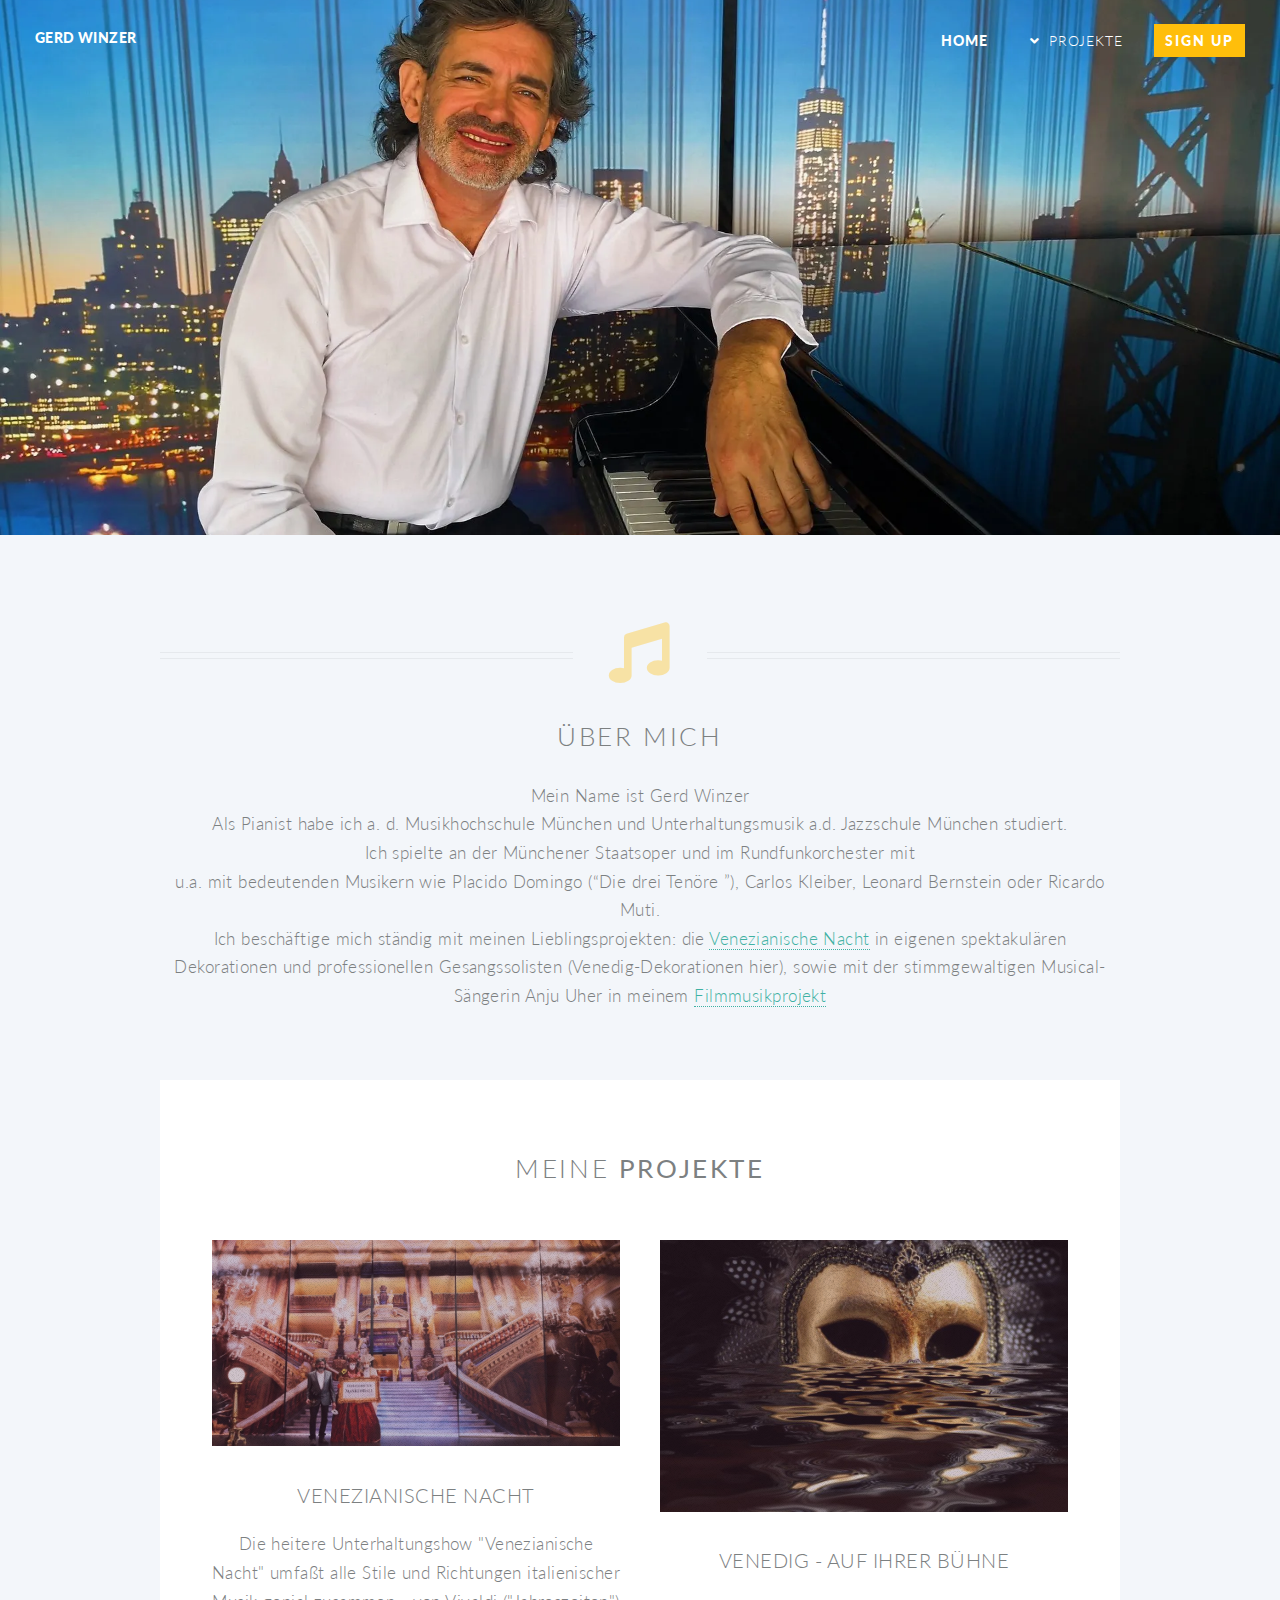
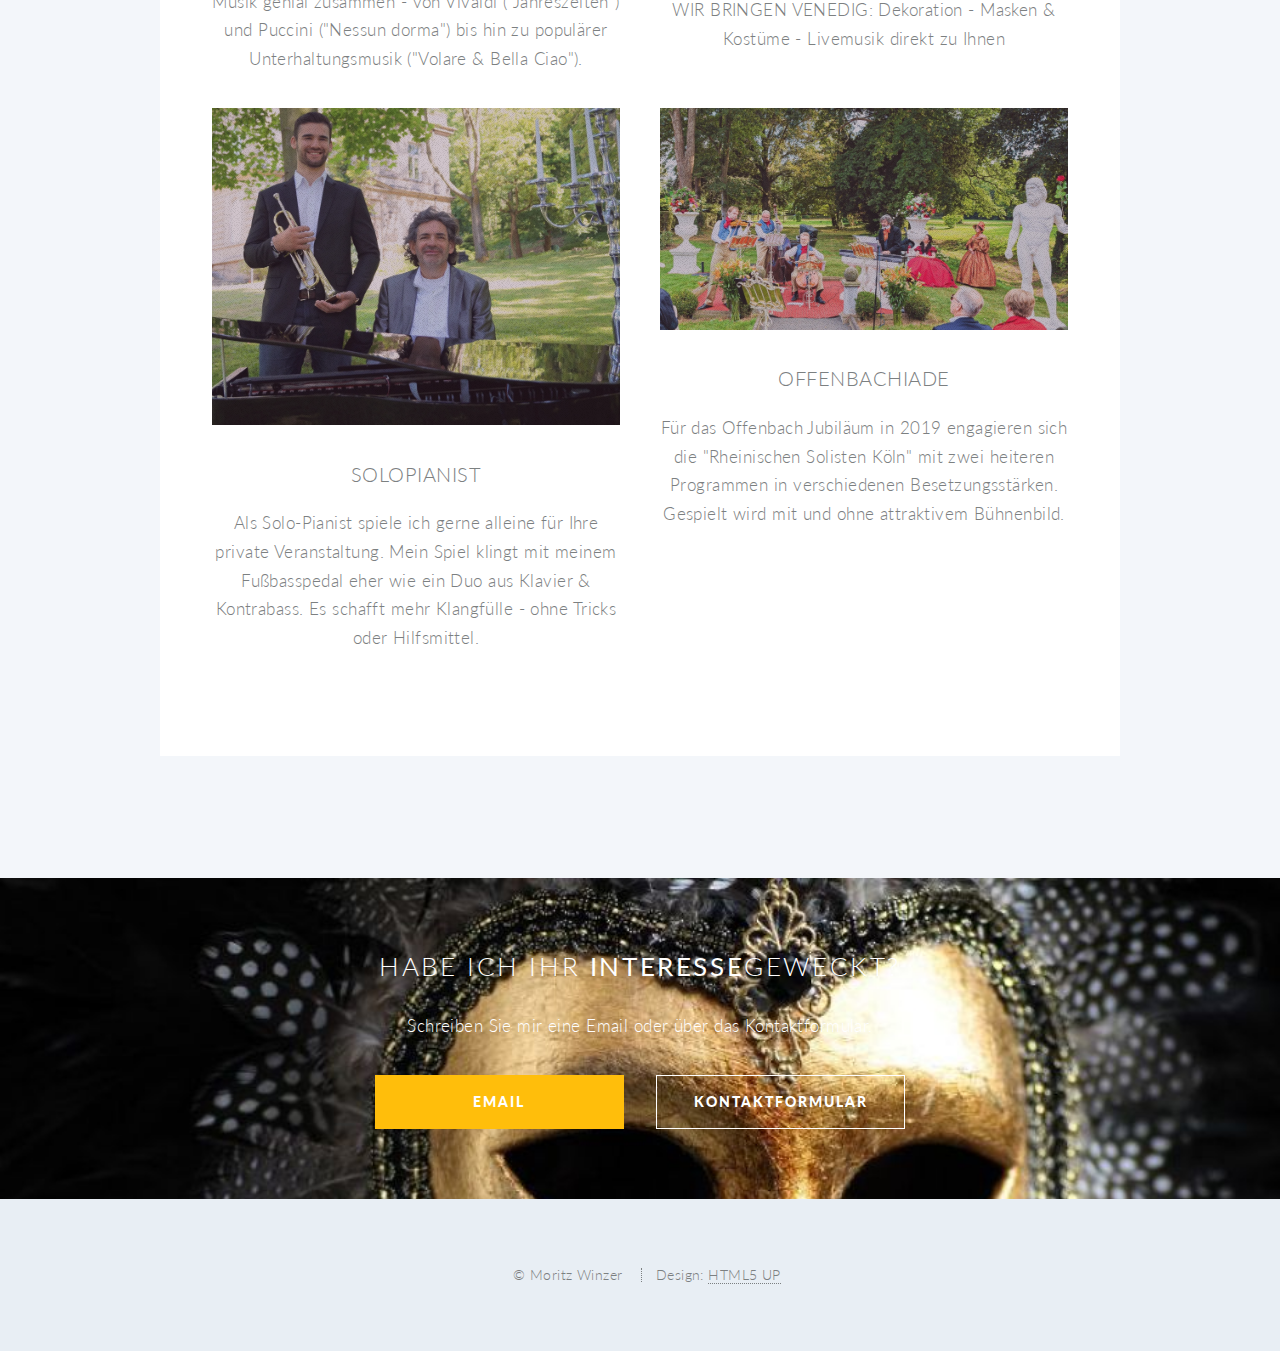
<file: index.html>
<!DOCTYPE HTML>
<!--
	Twenty by HTML5 UP
	html5up.net | @ajlkn
	Free for personal and commercial use under the CCA 3.0 license (html5up.net/license)
-->
<html>

<head>
	<title>Gerd Winzer</title>
	<meta charset="utf-8" />
	<meta name="viewport" content="width=device-width, initial-scale=1, user-scalable=no" />
	<link rel="stylesheet" href="assets/css/main.css" />
	<noscript>
		<link rel="stylesheet" href="assets/css/noscript.css" />
	</noscript>
</head>

<body class="index is-preload">
	<div id="page-wrapper">

		<!-- Header -->
		<header id="header" class="alt">
			<h1 id="logo"><a href="index.html">Gerd Winzer</a></h1>
			<nav id="nav">
				<ul>
					<li class="current"><a href="index.html">Home</a></li>
					<li class="submenu">
						<a href="#">Projekte</a>
						<ul>
							<li><a href="venezianische_Nacht.html">Venezianische Nacht</a></li>
							<li><a href="left-sidebar.html">Left Sidebar</a></li>
							<li><a href="right-sidebar.html">Right Sidebar</a></li>
							<li><a href="no-sidebar.html">No Sidebar</a></li>
							<li><a href="contact.html">Contact</a></li>
							<li class="submenu">
								<a href="#">Submenu</a>
								<ul>
									<li><a href="#">Dolore Sed</a></li>
									<li><a href="#">Consequat</a></li>
									<li><a href="#">Lorem Magna</a></li>
									<li><a href="#">Sed Magna</a></li>
									<li><a href="#">Ipsum Nisl</a></li>
								</ul>
							</li>
						</ul>
					</li>
					<li><a href="#" class="button primary">Sign Up</a></li>
				</ul>
			</nav>
		</header>

		<!-- Banner -->
		<section id="banner">

			<!--
						".inner" is set up as an inline-block so it automatically expands
						in both directions to fit whatever's inside it. This means it won't
						automatically wrap lines, so be sure to use line breaks where
						appropriate (<br />).
					-->
			<div class="inner">

				<header>
					<h2>Gerd Winzer</h2>
				</header>
				<p>Pianist, Komponist, Arrangeur und Ensembleleiter</p>
				<footer>
					<ul class="buttons stacked">
						<li><a href="#main" class="button fit scrolly">Mehr erfahren</a></li>
					</ul>
				</footer>

			</div>

		</section>

		<!-- Main -->
		<article id="main">

			<header class="special container">
				<span class="icon solid fa-music"></span>
				<h2>Über mich</h2>
				<p>Mein Name ist Gerd Winzer
					<br>
					Als Pianist habe ich a. d. Musikhochschule München und Unterhaltungsmusik a.d. Jazzschule München
					studiert.
					<br>
					Ich spielte an der Münchener Staatsoper und im Rundfunkorchester mit <br> u.a. mit bedeutenden
					Musikern wie Placido Domingo (“Die drei Tenöre ”), Carlos Kleiber, Leonard Bernstein oder Ricardo
					Muti.
					<br>
					Ich beschäftige mich ständig mit meinen Lieblingsprojekten: die <a href="#">Venezianische Nacht</a>
					in eigenen spektakulären Dekorationen und professionellen Gesangssolisten (Venedig-Dekorationen
					hier),
					sowie mit der stimmgewaltigen Musical-Sängerin Anju Uher in meinem <a href="#">Filmmusikprojekt</a>
				</p>
			</header>



			<!-- Three -->
			<section class="wrapper style3 container special">

				<header class="major">
					<h2>Meine <strong>Projekte</strong></h2>
				</header>

				<div class="row">
					<div class="col-6 col-12-narrower">

						<section>
							<a href="#" class="image featured"><img src="/assets/css/images/Venezio.webp" alt="" /></a>
							<header>
								<h3>Venezianische Nacht</h3>
							</header>
							<p>Die heitere Unterhaltungshow "Venezianische Nacht" umfaßt alle Stile und Richtungen
								italienischer Musik genial zusammen - von Vivaldi ("Jahreszeiten") und Puccini ("Nessun
								dorma") bis hin zu populärer Unterhaltungsmusik ("Volare & Bella Ciao"). </p>
						</section>

					</div>
					<div class="col-6 col-12-narrower">

						<section>
							<a href="#" class="image featured"><img src="/assets/css/images/Venezianische Maske.jpg"
									alt="" /></a>
							<header>
								<h3>Venedig - auf Ihrer Bühne</h3>
							</header>
							<p>WIR BRINGEN VENEDIG: Dekoration - Masken & Kostüme - Livemusik direkt zu Ihnen</p>
						</section>

					</div>
				</div>
				<div class="row">
					<div class="col-6 col-12-narrower">

						<section>
							<a href="#" class="image featured"><img src="assets/css/images/Gerd und Moritz.webp"
									alt="" /></a>
							<header>
								<h3>Solopianist</h3>
							</header>
							<p>Als Solo-Pianist spiele ich gerne alleine für Ihre private Veranstaltung.
								Mein Spiel klingt mit meinem Fußbasspedal eher wie ein Duo aus
								Klavier & Kontrabass. Es schafft mehr Klangfülle - ohne Tricks oder Hilfsmittel.</p>
						</section>

					</div>
					<div class="col-6 col-12-narrower">

						<section>
							<a href="#" class="image featured"><img src="/assets/css/images/Picknickkonzert.webp"
									alt="" /></a>
							<header>
								<h3>Offenbachiade</h3>
							</header>
							<p>Für das Offenbach Jubiläum in 2019 engagieren sich die "Rheinischen Solisten Köln" mit
								zwei heiteren Programmen in verschiedenen Besetzungsstärken.
								Gespielt wird mit und ohne attraktivem Bühnenbild.</p>
						</section>

					</div>
				</div>

			</section>

		</article>

		<!-- CTA -->
		<section id="cta">

			<header>
				<h2>Habe ich ihr <strong>Interesse</strong>geweckt?</h2>
				<p>Schreiben Sie mir eine Email oder über das Kontaktformular.</p>
			</header>
			<footer>
				<ul class="buttons">
					<li><a href="mailto:gwinzer@gmx.de" class="button primary">Email</a></li>
					<li><a href="contact.html" class="button">Kontaktformular</a></li>
				</ul>
			</footer>

		</section>

		<!-- Footer -->
		<footer id="footer">

			<ul class="copyright">
				<li>&copy; Moritz Winzer</li>
				<li>Design: <a href="http://html5up.net">HTML5 UP</a></li>
			</ul>

		</footer>

	</div>

	<!-- Scripts -->
	<script src="assets/js/jquery.min.js"></script>
	<script src="assets/js/jquery.dropotron.min.js"></script>
	<script src="assets/js/jquery.scrolly.min.js"></script>
	<script src="assets/js/jquery.scrollex.min.js"></script>
	<script src="assets/js/browser.min.js"></script>
	<script src="assets/js/breakpoints.min.js"></script>
	<script src="assets/js/util.js"></script>
	<script src="assets/js/main.js"></script>

</body>

</html>
</file>
<file: assets/css/noscript.css>
/*
	Twenty by HTML5 UP
	html5up.net | @ajlkn
	Free for personal and commercial use under the CCA 3.0 license (html5up.net/license)
*/

/* Banner */

	#banner .inner {
		opacity: 1;
	}
</file>
<file: assets/css/main.css>
@import url("fontawesome-all.min.css");
@import url("https://fonts.googleapis.com/css?family=Lato:300,400,900");

/*
	Twenty by HTML5 UP
	html5up.net | @ajlkn
	Free for personal and commercial use under the CCA 3.0 license (html5up.net/license)
*/

html, body, div, span, applet, object,
iframe, h1, h2, h3, h4, h5, h6, p, blockquote,
pre, a, abbr, acronym, address, big, cite,
code, del, dfn, em, img, ins, kbd, q, s, samp,
small, strike, strong, sub, sup, tt, var, b,
u, i, center, dl, dt, dd, ol, ul, li, fieldset,
form, label, legend, table, caption, tbody,
tfoot, thead, tr, th, td, article, aside,
canvas, details, embed, figure, figcaption,
footer, header, hgroup, menu, nav, output, ruby,
section, summary, time, mark, audio, video {
	margin: 0;
	padding: 0;
	border: 0;
	font-size: 100%;
	font: inherit;
	vertical-align: baseline;}

article, aside, details, figcaption, figure,
footer, header, hgroup, menu, nav, section {
	display: block;}

body {
	line-height: 1;
}

ol, ul {
	list-style: none;
}

blockquote, q {
	quotes: none;
}

	blockquote:before, blockquote:after, q:before, q:after {
		content: '';
		content: none;
	}

table {
	border-collapse: collapse;
	border-spacing: 0;
}

body {
	-webkit-text-size-adjust: none;
}

mark {
	background-color: transparent;
	color: inherit;
}

input::-moz-focus-inner {
	border: 0;
	padding: 0;
}

input, select, textarea {
	-moz-appearance: none;
	-webkit-appearance: none;
	-ms-appearance: none;
	appearance: none;
}

/* Basic */

	html {
		box-sizing: border-box;
	}

	*, *:before, *:after {
		box-sizing: inherit;
	}

	body {
		background: #f3f6fa;
	}

		body.is-preload *, body.is-preload *:before, body.is-preload *:after {
			-moz-animation: none !important;
			-webkit-animation: none !important;
			-ms-animation: none !important;
			animation: none !important;
			-moz-transition: none !important;
			-webkit-transition: none !important;
			-ms-transition: none !important;
			transition: none !important;
		}

	body, input, select, textarea {
		color: #7c8081;
		font-family: 'Lato', sans-serif;
		font-size: 15pt;
		font-weight: 300;
		letter-spacing: 0.025em;
		line-height: 1.75em;
	}

	a {
		-moz-transition: color 0.2s ease-in-out, border-color 0.2s ease-in-out, background-color 0.2s ease-in-out;
		-webkit-transition: color 0.2s ease-in-out, border-color 0.2s ease-in-out, background-color 0.2s ease-in-out;
		-ms-transition: color 0.2s ease-in-out, border-color 0.2s ease-in-out, background-color 0.2s ease-in-out;
		transition: color 0.2s ease-in-out, border-color 0.2s ease-in-out, background-color 0.2s ease-in-out;
		color: #3fb1a3;
		text-decoration: none;
		border-bottom: dotted 1px;
	}

		a:hover {
			border-bottom-color: transparent;
		}

	strong, b {
		font-weight: 400;
	}

	p, ul, ol, dl, table, blockquote {
		margin: 0 0 2em 0;
	}

	h1, h2, h3, h4, h5, h6 {
		color: inherit;
		font-weight: 300;
		line-height: 1.75em;
		margin-bottom: 1em;
		text-transform: uppercase;
	}

		h1 a, h2 a, h3 a, h4 a, h5 a, h6 a {
			color: inherit;
			text-decoration: none;
			border: 0;
		}

	h2 {
		font-size: 1.5em;
		letter-spacing: 0.1em;
	}

	h3 {
		font-size: 1.15em;
		letter-spacing: 0.025em;
	}

	sub {
		font-size: 0.8em;
		position: relative;
		top: 0.5em;
	}

	sup {
		font-size: 0.8em;
		position: relative;
		top: -0.5em;
	}

	hr {
		border-top: solid 1px rgba(124, 128, 129, 0.2);
		border: 0;
		margin-bottom: 1.5em;
	}

	blockquote {
		border-left: solid 0.5em rgba(124, 128, 129, 0.2);
		font-style: italic;
		padding: 1em 0 1em 2em;
	}

/* Container */

	.container {
		margin: 0 auto;
		max-width: 100%;
		width: 1400px;
	}

		.container.medium {
			width: 1050px;
		}

		@media screen and (max-width: 1680px) {

			.container {
				width: 1200px;
			}

				.container.medium {
					width: 900px;
				}

		}

		@media screen and (max-width: 1280px) {

			.container {
				width: 960px;
			}

				.container.medium {
					width: 735px;
				}

		}

		@media screen and (max-width: 980px) {

			.container {
				width: 95%;
			}

				.container.medium {
					width: 71.25%;
				}

		}

		@media screen and (max-width: 840px) {

			.container {
				width: 95%;
			}

				.container.medium {
					width: 95%;
				}

		}

		@media screen and (max-width: 736px) {

			.container {
				width: 100%;
			}

				.container.medium {
					width: 100%;
				}

		}

/* Row */

	.row {
		display: flex;
		flex-wrap: wrap;
		box-sizing: border-box;
		align-items: stretch;
	}

		.row > * {
			box-sizing: border-box;
		}

		.row.gtr-uniform > * > :last-child {
			margin-bottom: 0;
		}

		.row.aln-left {
			justify-content: flex-start;
		}

		.row.aln-center {
			justify-content: center;
		}

		.row.aln-right {
			justify-content: flex-end;
		}

		.row.aln-top {
			align-items: flex-start;
		}

		.row.aln-middle {
			align-items: center;
		}

		.row.aln-bottom {
			align-items: flex-end;
		}

		.row > .imp {
			order: -1;
		}

		.row > .col-1 {
			width: 8.33333%;
		}

		.row > .off-1 {
			margin-left: 8.33333%;
		}

		.row > .col-2 {
			width: 16.66667%;
		}

		.row > .off-2 {
			margin-left: 16.66667%;
		}

		.row > .col-3 {
			width: 25%;
		}

		.row > .off-3 {
			margin-left: 25%;
		}

		.row > .col-4 {
			width: 33.33333%;
		}

		.row > .off-4 {
			margin-left: 33.33333%;
		}

		.row > .col-5 {
			width: 41.66667%;
		}

		.row > .off-5 {
			margin-left: 41.66667%;
		}

		.row > .col-6 {
			width: 50%;
		}

		.row > .off-6 {
			margin-left: 50%;
		}

		.row > .col-7 {
			width: 58.33333%;
		}

		.row > .off-7 {
			margin-left: 58.33333%;
		}

		.row > .col-8 {
			width: 66.66667%;
		}

		.row > .off-8 {
			margin-left: 66.66667%;
		}

		.row > .col-9 {
			width: 75%;
		}

		.row > .off-9 {
			margin-left: 75%;
		}

		.row > .col-10 {
			width: 83.33333%;
		}

		.row > .off-10 {
			margin-left: 83.33333%;
		}

		.row > .col-11 {
			width: 91.66667%;
		}

		.row > .off-11 {
			margin-left: 91.66667%;
		}

		.row > .col-12 {
			width: 100%;
		}

		.row > .off-12 {
			margin-left: 100%;
		}

		.row.gtr-0 {
			margin-top: 0px;
			margin-left: 0px;
		}

			.row.gtr-0 > * {
				padding: 0px 0 0 0px;
			}

			.row.gtr-0.gtr-uniform {
				margin-top: 0px;
			}

				.row.gtr-0.gtr-uniform > * {
					padding-top: 0px;
				}

		.row.gtr-25 {
			margin-top: -12.5px;
			margin-left: -12.5px;
		}

			.row.gtr-25 > * {
				padding: 12.5px 0 0 12.5px;
			}

			.row.gtr-25.gtr-uniform {
				margin-top: -12.5px;
			}

				.row.gtr-25.gtr-uniform > * {
					padding-top: 12.5px;
				}

		.row.gtr-50 {
			margin-top: -25px;
			margin-left: -25px;
		}

			.row.gtr-50 > * {
				padding: 25px 0 0 25px;
			}

			.row.gtr-50.gtr-uniform {
				margin-top: -25px;
			}

				.row.gtr-50.gtr-uniform > * {
					padding-top: 25px;
				}

		.row {
			margin-top: -50px;
			margin-left: -50px;
		}

			.row > * {
				padding: 50px 0 0 50px;
			}

			.row.gtr-uniform {
				margin-top: -50px;
			}

				.row.gtr-uniform > * {
					padding-top: 50px;
				}

		.row.gtr-150 {
			margin-top: -75px;
			margin-left: -75px;
		}

			.row.gtr-150 > * {
				padding: 75px 0 0 75px;
			}

			.row.gtr-150.gtr-uniform {
				margin-top: -75px;
			}

				.row.gtr-150.gtr-uniform > * {
					padding-top: 75px;
				}

		.row.gtr-200 {
			margin-top: -100px;
			margin-left: -100px;
		}

			.row.gtr-200 > * {
				padding: 100px 0 0 100px;
			}

			.row.gtr-200.gtr-uniform {
				margin-top: -100px;
			}

				.row.gtr-200.gtr-uniform > * {
					padding-top: 100px;
				}

		@media screen and (max-width: 1680px) {

			.row {
				display: flex;
				flex-wrap: wrap;
				box-sizing: border-box;
				align-items: stretch;
			}

				.row > * {
					box-sizing: border-box;
				}

				.row.gtr-uniform > * > :last-child {
					margin-bottom: 0;
				}

				.row.aln-left {
					justify-content: flex-start;
				}

				.row.aln-center {
					justify-content: center;
				}

				.row.aln-right {
					justify-content: flex-end;
				}

				.row.aln-top {
					align-items: flex-start;
				}

				.row.aln-middle {
					align-items: center;
				}

				.row.aln-bottom {
					align-items: flex-end;
				}

				.row > .imp-wide {
					order: -1;
				}

				.row > .col-1-wide {
					width: 8.33333%;
				}

				.row > .off-1-wide {
					margin-left: 8.33333%;
				}

				.row > .col-2-wide {
					width: 16.66667%;
				}

				.row > .off-2-wide {
					margin-left: 16.66667%;
				}

				.row > .col-3-wide {
					width: 25%;
				}

				.row > .off-3-wide {
					margin-left: 25%;
				}

				.row > .col-4-wide {
					width: 33.33333%;
				}

				.row > .off-4-wide {
					margin-left: 33.33333%;
				}

				.row > .col-5-wide {
					width: 41.66667%;
				}

				.row > .off-5-wide {
					margin-left: 41.66667%;
				}

				.row > .col-6-wide {
					width: 50%;
				}

				.row > .off-6-wide {
					margin-left: 50%;
				}

				.row > .col-7-wide {
					width: 58.33333%;
				}

				.row > .off-7-wide {
					margin-left: 58.33333%;
				}

				.row > .col-8-wide {
					width: 66.66667%;
				}

				.row > .off-8-wide {
					margin-left: 66.66667%;
				}

				.row > .col-9-wide {
					width: 75%;
				}

				.row > .off-9-wide {
					margin-left: 75%;
				}

				.row > .col-10-wide {
					width: 83.33333%;
				}

				.row > .off-10-wide {
					margin-left: 83.33333%;
				}

				.row > .col-11-wide {
					width: 91.66667%;
				}

				.row > .off-11-wide {
					margin-left: 91.66667%;
				}

				.row > .col-12-wide {
					width: 100%;
				}

				.row > .off-12-wide {
					margin-left: 100%;
				}

				.row.gtr-0 {
					margin-top: 0px;
					margin-left: 0px;
				}

					.row.gtr-0 > * {
						padding: 0px 0 0 0px;
					}

					.row.gtr-0.gtr-uniform {
						margin-top: 0px;
					}

						.row.gtr-0.gtr-uniform > * {
							padding-top: 0px;
						}

				.row.gtr-25 {
					margin-top: -10px;
					margin-left: -10px;
				}

					.row.gtr-25 > * {
						padding: 10px 0 0 10px;
					}

					.row.gtr-25.gtr-uniform {
						margin-top: -10px;
					}

						.row.gtr-25.gtr-uniform > * {
							padding-top: 10px;
						}

				.row.gtr-50 {
					margin-top: -20px;
					margin-left: -20px;
				}

					.row.gtr-50 > * {
						padding: 20px 0 0 20px;
					}

					.row.gtr-50.gtr-uniform {
						margin-top: -20px;
					}

						.row.gtr-50.gtr-uniform > * {
							padding-top: 20px;
						}

				.row {
					margin-top: -40px;
					margin-left: -40px;
				}

					.row > * {
						padding: 40px 0 0 40px;
					}

					.row.gtr-uniform {
						margin-top: -40px;
					}

						.row.gtr-uniform > * {
							padding-top: 40px;
						}

				.row.gtr-150 {
					margin-top: -60px;
					margin-left: -60px;
				}

					.row.gtr-150 > * {
						padding: 60px 0 0 60px;
					}

					.row.gtr-150.gtr-uniform {
						margin-top: -60px;
					}

						.row.gtr-150.gtr-uniform > * {
							padding-top: 60px;
						}

				.row.gtr-200 {
					margin-top: -80px;
					margin-left: -80px;
				}

					.row.gtr-200 > * {
						padding: 80px 0 0 80px;
					}

					.row.gtr-200.gtr-uniform {
						margin-top: -80px;
					}

						.row.gtr-200.gtr-uniform > * {
							padding-top: 80px;
						}

		}

		@media screen and (max-width: 1280px) {

			.row {
				display: flex;
				flex-wrap: wrap;
				box-sizing: border-box;
				align-items: stretch;
			}

				.row > * {
					box-sizing: border-box;
				}

				.row.gtr-uniform > * > :last-child {
					margin-bottom: 0;
				}

				.row.aln-left {
					justify-content: flex-start;
				}

				.row.aln-center {
					justify-content: center;
				}

				.row.aln-right {
					justify-content: flex-end;
				}

				.row.aln-top {
					align-items: flex-start;
				}

				.row.aln-middle {
					align-items: center;
				}

				.row.aln-bottom {
					align-items: flex-end;
				}

				.row > .imp-normal {
					order: -1;
				}

				.row > .col-1-normal {
					width: 8.33333%;
				}

				.row > .off-1-normal {
					margin-left: 8.33333%;
				}

				.row > .col-2-normal {
					width: 16.66667%;
				}

				.row > .off-2-normal {
					margin-left: 16.66667%;
				}

				.row > .col-3-normal {
					width: 25%;
				}

				.row > .off-3-normal {
					margin-left: 25%;
				}

				.row > .col-4-normal {
					width: 33.33333%;
				}

				.row > .off-4-normal {
					margin-left: 33.33333%;
				}

				.row > .col-5-normal {
					width: 41.66667%;
				}

				.row > .off-5-normal {
					margin-left: 41.66667%;
				}

				.row > .col-6-normal {
					width: 50%;
				}

				.row > .off-6-normal {
					margin-left: 50%;
				}

				.row > .col-7-normal {
					width: 58.33333%;
				}

				.row > .off-7-normal {
					margin-left: 58.33333%;
				}

				.row > .col-8-normal {
					width: 66.66667%;
				}

				.row > .off-8-normal {
					margin-left: 66.66667%;
				}

				.row > .col-9-normal {
					width: 75%;
				}

				.row > .off-9-normal {
					margin-left: 75%;
				}

				.row > .col-10-normal {
					width: 83.33333%;
				}

				.row > .off-10-normal {
					margin-left: 83.33333%;
				}

				.row > .col-11-normal {
					width: 91.66667%;
				}

				.row > .off-11-normal {
					margin-left: 91.66667%;
				}

				.row > .col-12-normal {
					width: 100%;
				}

				.row > .off-12-normal {
					margin-left: 100%;
				}

				.row.gtr-0 {
					margin-top: 0px;
					margin-left: 0px;
				}

					.row.gtr-0 > * {
						padding: 0px 0 0 0px;
					}

					.row.gtr-0.gtr-uniform {
						margin-top: 0px;
					}

						.row.gtr-0.gtr-uniform > * {
							padding-top: 0px;
						}

				.row.gtr-25 {
					margin-top: -10px;
					margin-left: -10px;
				}

					.row.gtr-25 > * {
						padding: 10px 0 0 10px;
					}

					.row.gtr-25.gtr-uniform {
						margin-top: -10px;
					}

						.row.gtr-25.gtr-uniform > * {
							padding-top: 10px;
						}

				.row.gtr-50 {
					margin-top: -20px;
					margin-left: -20px;
				}

					.row.gtr-50 > * {
						padding: 20px 0 0 20px;
					}

					.row.gtr-50.gtr-uniform {
						margin-top: -20px;
					}

						.row.gtr-50.gtr-uniform > * {
							padding-top: 20px;
						}

				.row {
					margin-top: -40px;
					margin-left: -40px;
				}

					.row > * {
						padding: 40px 0 0 40px;
					}

					.row.gtr-uniform {
						margin-top: -40px;
					}

						.row.gtr-uniform > * {
							padding-top: 40px;
						}

				.row.gtr-150 {
					margin-top: -60px;
					margin-left: -60px;
				}

					.row.gtr-150 > * {
						padding: 60px 0 0 60px;
					}

					.row.gtr-150.gtr-uniform {
						margin-top: -60px;
					}

						.row.gtr-150.gtr-uniform > * {
							padding-top: 60px;
						}

				.row.gtr-200 {
					margin-top: -80px;
					margin-left: -80px;
				}

					.row.gtr-200 > * {
						padding: 80px 0 0 80px;
					}

					.row.gtr-200.gtr-uniform {
						margin-top: -80px;
					}

						.row.gtr-200.gtr-uniform > * {
							padding-top: 80px;
						}

		}

		@media screen and (max-width: 980px) {

			.row {
				display: flex;
				flex-wrap: wrap;
				box-sizing: border-box;
				align-items: stretch;
			}

				.row > * {
					box-sizing: border-box;
				}

				.row.gtr-uniform > * > :last-child {
					margin-bottom: 0;
				}

				.row.aln-left {
					justify-content: flex-start;
				}

				.row.aln-center {
					justify-content: center;
				}

				.row.aln-right {
					justify-content: flex-end;
				}

				.row.aln-top {
					align-items: flex-start;
				}

				.row.aln-middle {
					align-items: center;
				}

				.row.aln-bottom {
					align-items: flex-end;
				}

				.row > .imp-narrow {
					order: -1;
				}

				.row > .col-1-narrow {
					width: 8.33333%;
				}

				.row > .off-1-narrow {
					margin-left: 8.33333%;
				}

				.row > .col-2-narrow {
					width: 16.66667%;
				}

				.row > .off-2-narrow {
					margin-left: 16.66667%;
				}

				.row > .col-3-narrow {
					width: 25%;
				}

				.row > .off-3-narrow {
					margin-left: 25%;
				}

				.row > .col-4-narrow {
					width: 33.33333%;
				}

				.row > .off-4-narrow {
					margin-left: 33.33333%;
				}

				.row > .col-5-narrow {
					width: 41.66667%;
				}

				.row > .off-5-narrow {
					margin-left: 41.66667%;
				}

				.row > .col-6-narrow {
					width: 50%;
				}

				.row > .off-6-narrow {
					margin-left: 50%;
				}

				.row > .col-7-narrow {
					width: 58.33333%;
				}

				.row > .off-7-narrow {
					margin-left: 58.33333%;
				}

				.row > .col-8-narrow {
					width: 66.66667%;
				}

				.row > .off-8-narrow {
					margin-left: 66.66667%;
				}

				.row > .col-9-narrow {
					width: 75%;
				}

				.row > .off-9-narrow {
					margin-left: 75%;
				}

				.row > .col-10-narrow {
					width: 83.33333%;
				}

				.row > .off-10-narrow {
					margin-left: 83.33333%;
				}

				.row > .col-11-narrow {
					width: 91.66667%;
				}

				.row > .off-11-narrow {
					margin-left: 91.66667%;
				}

				.row > .col-12-narrow {
					width: 100%;
				}

				.row > .off-12-narrow {
					margin-left: 100%;
				}

				.row.gtr-0 {
					margin-top: 0px;
					margin-left: 0px;
				}

					.row.gtr-0 > * {
						padding: 0px 0 0 0px;
					}

					.row.gtr-0.gtr-uniform {
						margin-top: 0px;
					}

						.row.gtr-0.gtr-uniform > * {
							padding-top: 0px;
						}

				.row.gtr-25 {
					margin-top: -7.5px;
					margin-left: -7.5px;
				}

					.row.gtr-25 > * {
						padding: 7.5px 0 0 7.5px;
					}

					.row.gtr-25.gtr-uniform {
						margin-top: -7.5px;
					}

						.row.gtr-25.gtr-uniform > * {
							padding-top: 7.5px;
						}

				.row.gtr-50 {
					margin-top: -15px;
					margin-left: -15px;
				}

					.row.gtr-50 > * {
						padding: 15px 0 0 15px;
					}

					.row.gtr-50.gtr-uniform {
						margin-top: -15px;
					}

						.row.gtr-50.gtr-uniform > * {
							padding-top: 15px;
						}

				.row {
					margin-top: -30px;
					margin-left: -30px;
				}

					.row > * {
						padding: 30px 0 0 30px;
					}

					.row.gtr-uniform {
						margin-top: -30px;
					}

						.row.gtr-uniform > * {
							padding-top: 30px;
						}

				.row.gtr-150 {
					margin-top: -45px;
					margin-left: -45px;
				}

					.row.gtr-150 > * {
						padding: 45px 0 0 45px;
					}

					.row.gtr-150.gtr-uniform {
						margin-top: -45px;
					}

						.row.gtr-150.gtr-uniform > * {
							padding-top: 45px;
						}

				.row.gtr-200 {
					margin-top: -60px;
					margin-left: -60px;
				}

					.row.gtr-200 > * {
						padding: 60px 0 0 60px;
					}

					.row.gtr-200.gtr-uniform {
						margin-top: -60px;
					}

						.row.gtr-200.gtr-uniform > * {
							padding-top: 60px;
						}

		}

		@media screen and (max-width: 840px) {

			.row {
				display: flex;
				flex-wrap: wrap;
				box-sizing: border-box;
				align-items: stretch;
			}

				.row > * {
					box-sizing: border-box;
				}

				.row.gtr-uniform > * > :last-child {
					margin-bottom: 0;
				}

				.row.aln-left {
					justify-content: flex-start;
				}

				.row.aln-center {
					justify-content: center;
				}

				.row.aln-right {
					justify-content: flex-end;
				}

				.row.aln-top {
					align-items: flex-start;
				}

				.row.aln-middle {
					align-items: center;
				}

				.row.aln-bottom {
					align-items: flex-end;
				}

				.row > .imp-narrower {
					order: -1;
				}

				.row > .col-1-narrower {
					width: 8.33333%;
				}

				.row > .off-1-narrower {
					margin-left: 8.33333%;
				}

				.row > .col-2-narrower {
					width: 16.66667%;
				}

				.row > .off-2-narrower {
					margin-left: 16.66667%;
				}

				.row > .col-3-narrower {
					width: 25%;
				}

				.row > .off-3-narrower {
					margin-left: 25%;
				}

				.row > .col-4-narrower {
					width: 33.33333%;
				}

				.row > .off-4-narrower {
					margin-left: 33.33333%;
				}

				.row > .col-5-narrower {
					width: 41.66667%;
				}

				.row > .off-5-narrower {
					margin-left: 41.66667%;
				}

				.row > .col-6-narrower {
					width: 50%;
				}

				.row > .off-6-narrower {
					margin-left: 50%;
				}

				.row > .col-7-narrower {
					width: 58.33333%;
				}

				.row > .off-7-narrower {
					margin-left: 58.33333%;
				}

				.row > .col-8-narrower {
					width: 66.66667%;
				}

				.row > .off-8-narrower {
					margin-left: 66.66667%;
				}

				.row > .col-9-narrower {
					width: 75%;
				}

				.row > .off-9-narrower {
					margin-left: 75%;
				}

				.row > .col-10-narrower {
					width: 83.33333%;
				}

				.row > .off-10-narrower {
					margin-left: 83.33333%;
				}

				.row > .col-11-narrower {
					width: 91.66667%;
				}

				.row > .off-11-narrower {
					margin-left: 91.66667%;
				}

				.row > .col-12-narrower {
					width: 100%;
				}

				.row > .off-12-narrower {
					margin-left: 100%;
				}

				.row.gtr-0 {
					margin-top: 0px;
					margin-left: 0px;
				}

					.row.gtr-0 > * {
						padding: 0px 0 0 0px;
					}

					.row.gtr-0.gtr-uniform {
						margin-top: 0px;
					}

						.row.gtr-0.gtr-uniform > * {
							padding-top: 0px;
						}

				.row.gtr-25 {
					margin-top: -7.5px;
					margin-left: -7.5px;
				}

					.row.gtr-25 > * {
						padding: 7.5px 0 0 7.5px;
					}

					.row.gtr-25.gtr-uniform {
						margin-top: -7.5px;
					}

						.row.gtr-25.gtr-uniform > * {
							padding-top: 7.5px;
						}

				.row.gtr-50 {
					margin-top: -15px;
					margin-left: -15px;
				}

					.row.gtr-50 > * {
						padding: 15px 0 0 15px;
					}

					.row.gtr-50.gtr-uniform {
						margin-top: -15px;
					}

						.row.gtr-50.gtr-uniform > * {
							padding-top: 15px;
						}

				.row {
					margin-top: -30px;
					margin-left: -30px;
				}

					.row > * {
						padding: 30px 0 0 30px;
					}

					.row.gtr-uniform {
						margin-top: -30px;
					}

						.row.gtr-uniform > * {
							padding-top: 30px;
						}

				.row.gtr-150 {
					margin-top: -45px;
					margin-left: -45px;
				}

					.row.gtr-150 > * {
						padding: 45px 0 0 45px;
					}

					.row.gtr-150.gtr-uniform {
						margin-top: -45px;
					}

						.row.gtr-150.gtr-uniform > * {
							padding-top: 45px;
						}

				.row.gtr-200 {
					margin-top: -60px;
					margin-left: -60px;
				}

					.row.gtr-200 > * {
						padding: 60px 0 0 60px;
					}

					.row.gtr-200.gtr-uniform {
						margin-top: -60px;
					}

						.row.gtr-200.gtr-uniform > * {
							padding-top: 60px;
						}

		}

		@media screen and (max-width: 736px) {

			.row {
				display: flex;
				flex-wrap: wrap;
				box-sizing: border-box;
				align-items: stretch;
			}

				.row > * {
					box-sizing: border-box;
				}

				.row.gtr-uniform > * > :last-child {
					margin-bottom: 0;
				}

				.row.aln-left {
					justify-content: flex-start;
				}

				.row.aln-center {
					justify-content: center;
				}

				.row.aln-right {
					justify-content: flex-end;
				}

				.row.aln-top {
					align-items: flex-start;
				}

				.row.aln-middle {
					align-items: center;
				}

				.row.aln-bottom {
					align-items: flex-end;
				}

				.row > .imp-mobile {
					order: -1;
				}

				.row > .col-1-mobile {
					width: 8.33333%;
				}

				.row > .off-1-mobile {
					margin-left: 8.33333%;
				}

				.row > .col-2-mobile {
					width: 16.66667%;
				}

				.row > .off-2-mobile {
					margin-left: 16.66667%;
				}

				.row > .col-3-mobile {
					width: 25%;
				}

				.row > .off-3-mobile {
					margin-left: 25%;
				}

				.row > .col-4-mobile {
					width: 33.33333%;
				}

				.row > .off-4-mobile {
					margin-left: 33.33333%;
				}

				.row > .col-5-mobile {
					width: 41.66667%;
				}

				.row > .off-5-mobile {
					margin-left: 41.66667%;
				}

				.row > .col-6-mobile {
					width: 50%;
				}

				.row > .off-6-mobile {
					margin-left: 50%;
				}

				.row > .col-7-mobile {
					width: 58.33333%;
				}

				.row > .off-7-mobile {
					margin-left: 58.33333%;
				}

				.row > .col-8-mobile {
					width: 66.66667%;
				}

				.row > .off-8-mobile {
					margin-left: 66.66667%;
				}

				.row > .col-9-mobile {
					width: 75%;
				}

				.row > .off-9-mobile {
					margin-left: 75%;
				}

				.row > .col-10-mobile {
					width: 83.33333%;
				}

				.row > .off-10-mobile {
					margin-left: 83.33333%;
				}

				.row > .col-11-mobile {
					width: 91.66667%;
				}

				.row > .off-11-mobile {
					margin-left: 91.66667%;
				}

				.row > .col-12-mobile {
					width: 100%;
				}

				.row > .off-12-mobile {
					margin-left: 100%;
				}

				.row.gtr-0 {
					margin-top: 0px;
					margin-left: 0px;
				}

					.row.gtr-0 > * {
						padding: 0px 0 0 0px;
					}

					.row.gtr-0.gtr-uniform {
						margin-top: 0px;
					}

						.row.gtr-0.gtr-uniform > * {
							padding-top: 0px;
						}

				.row.gtr-25 {
					margin-top: -7.5px;
					margin-left: -7.5px;
				}

					.row.gtr-25 > * {
						padding: 7.5px 0 0 7.5px;
					}

					.row.gtr-25.gtr-uniform {
						margin-top: -7.5px;
					}

						.row.gtr-25.gtr-uniform > * {
							padding-top: 7.5px;
						}

				.row.gtr-50 {
					margin-top: -15px;
					margin-left: -15px;
				}

					.row.gtr-50 > * {
						padding: 15px 0 0 15px;
					}

					.row.gtr-50.gtr-uniform {
						margin-top: -15px;
					}

						.row.gtr-50.gtr-uniform > * {
							padding-top: 15px;
						}

				.row {
					margin-top: -30px;
					margin-left: -30px;
				}

					.row > * {
						padding: 30px 0 0 30px;
					}

					.row.gtr-uniform {
						margin-top: -30px;
					}

						.row.gtr-uniform > * {
							padding-top: 30px;
						}

				.row.gtr-150 {
					margin-top: -45px;
					margin-left: -45px;
				}

					.row.gtr-150 > * {
						padding: 45px 0 0 45px;
					}

					.row.gtr-150.gtr-uniform {
						margin-top: -45px;
					}

						.row.gtr-150.gtr-uniform > * {
							padding-top: 45px;
						}

				.row.gtr-200 {
					margin-top: -60px;
					margin-left: -60px;
				}

					.row.gtr-200 > * {
						padding: 60px 0 0 60px;
					}

					.row.gtr-200.gtr-uniform {
						margin-top: -60px;
					}

						.row.gtr-200.gtr-uniform > * {
							padding-top: 60px;
						}

		}

/* Section/Article */

	section.special, article.special {
		text-align: center;
	}

	header.major {
		padding-bottom: 2em;
	}

	header.special {
		margin-bottom: 5em;
		padding-top: 7em;
		position: relative;
		text-align: center;
	}

		header.special:before, header.special:after {
			border-bottom: solid 1.5px;
			border-top: solid 1.5px;
			content: '';
			height: 7px;
			opacity: 0.1;
			position: absolute;
			top: 1.75em;
			width: 43%;
		}

		header.special:before {
			left: 0;
		}

		header.special:after {
			right: 0;
		}

		header.special h2 {
			margin-bottom: 0;
		}

		header.special h2 + p {
			margin-bottom: 0;
			padding-top: 1.5em;
		}

		header.special .icon {
			cursor: default;
			height: 7em;
			left: 0;
			position: absolute;
			text-align: center;
			top: 1em;
			width: 100%;
		}

			header.special .icon:before {
				font-size: 3.5em;
				opacity: 0.35;
			}

	footer > :last-child {
		margin-bottom: 0;
	}

	footer.major {
		padding-top: 3em;
	}

/* Form */

	input[type="text"],
	input[type="password"],
	input[type="email"],
	textarea {
		-moz-transition: background-color 0.2s ease-in-out, border-color 0.2s ease-in-out;
		-webkit-transition: background-color 0.2s ease-in-out, border-color 0.2s ease-in-out;
		-ms-transition: background-color 0.2s ease-in-out, border-color 0.2s ease-in-out;
		transition: background-color 0.2s ease-in-out, border-color 0.2s ease-in-out;
		-moz-appearance: none;
		-webkit-appearance: none;
		-ms-appearance: none;
		appearance: none;
		background: none;
		border: solid 1px rgba(124, 128, 129, 0.2);
		border-radius: 0;
		color: inherit;
		display: block;
		padding: 0.75em;
		text-decoration: none;
		width: 100%;
		outline: 0;
	}

		input[type="text"]:focus,
		input[type="password"]:focus,
		input[type="email"]:focus,
		textarea:focus {
			border-color: #83d3c9;
		}

	input[type="text"],
	input[type="password"],
	input[type="email"] {
		line-height: 1em;
	}

	::-webkit-input-placeholder {
		color: inherit;
		opacity: 0.5;
		position: relative;
		top: 3px;
	}

	:-moz-placeholder {
		color: inherit;
		opacity: 0.5;
	}

	::-moz-placeholder {
		color: inherit;
		opacity: 0.5;
	}

	:-ms-input-placeholder {
		color: inherit;
		opacity: 0.5;
	}

/* Image */

	.image {
		border: 0;
		position: relative;
	}

		.image:before {
			background: url("images/overlay.png");
			content: '';
			height: 100%;
			left: 0;
			position: absolute;
			top: 0;
			width: 100%;
		}

		.image.fit {
			display: block;
		}

			.image.fit img {
				display: block;
				width: 100%;
			}

		.image.featured {
			display: block;
			margin: 0 0 2em 0;
		}

			.image.featured img {
				display: block;
				width: 100%;
			}

/* Icon */

	.icon {
		text-decoration: none;
		position: relative;
	}

		.icon:before {
			-moz-osx-font-smoothing: grayscale;
			-webkit-font-smoothing: antialiased;
			display: inline-block;
			font-style: normal;
			font-variant: normal;
			text-rendering: auto;
			line-height: 1;
			text-transform: none !important;
			font-family: 'Font Awesome 5 Free';
			font-weight: 400;
		}

		.icon.solid:before {
			font-weight: 900;
		}

		.icon:before {
			line-height: inherit;
		}

		.icon.brands:before {
			font-family: 'Font Awesome 5 Brands';
		}
		.icon.fa-music{
			color: #ffbe0b;
		}
		.icon.circle {
			-moz-transition: all 0.2s ease-in-out;
			-webkit-transition: all 0.2s ease-in-out;
			-ms-transition: all 0.2s ease-in-out;
			transition: all 0.2s ease-in-out;
			border: 0;
			border-radius: 100%;
			display: inline-block;
			font-size: 1.25em;
			height: 2.25em;
			left: 0;
			line-height: 2.25em;
			text-align: center;
			text-decoration: none;
			top: 0;
			width: 2.25em;
		}

			.icon.circle:hover {
				top: -0.2em;
			}

			.icon.circle.fa-twitter {
				background: #70aecd;
				color: #fff;
			}

				.icon.circle.fa-twitter:hover {
					background: #7fb7d2;
				}

			.icon.circle.fa-facebook-f {
				background: #7490c3;
				color: #fff;
			}

				.icon.circle.fa-facebook-f:hover {
					background: #829bc9;
				}

			.icon.circle.fa-google-plus-g {
				background: #db6b67;
				color: #fff;
			}

				.icon.circle.fa-google-plus-g:hover {
					background: #df7b77;
				}

			.icon.circle.fa-github {
				background: #dcad8b;
				color: #fff;
			}

				.icon.circle.fa-github:hover {
					background: #e1b89b;
				}

			.icon.circle.fa-dribbble {
				background: #da83ae;
				color: #fff;
			}

				.icon.circle.fa-dribbble:hover {
					background: #df93b8;
				}

		.icon.featured {
			cursor: default;
			display: block;
			margin: 0 0 1.5em 0;
			opacity: 0.35;
			text-align: center;
		}

			.icon.featured:before {
				font-size: 5em;
				line-height: 1em;
			}

		.icon > .label {
			display: none;
		}

/* List */

	ol {
		list-style: decimal;
		padding-left: 1.25em;
	}

		ol li {
			padding-left: 0.25em;
		}

	ul {
		list-style: disc;
		padding-left: 1em;
	}

		ul li {
			padding-left: 0.5em;
		}

/* Icons */

	ul.icons {
		list-style: none;
		padding-left: 0;
		cursor: default;
	}

		ul.icons li {
			display: inline-block;
			line-height: 1em;
			padding-left: 0.5em;
		}

			ul.icons li:first-child {
				padding-left: 0;
			}

/* Featured Icons */

	ul.featured-icons {
		cursor: default;
		margin: -0.75em 0 0 0;
		opacity: 0.35;
		overflow: hidden;
		position: relative;
		list-style: none;
		padding-left: 0;
	}

		ul.featured-icons li {
			display: block;
			float: left;
			text-align: center;
			width: 50%;
			padding-left: 0;
			margin-bottom: 1em;
		}

			ul.featured-icons li .icon {
				display: inline-block;
				font-size: 5.5em;
				height: 1em;
				line-height: 1.5em;
				width: 1em;
			}

/* Buttons */

	ul.buttons {
		cursor: default;
		list-style: none;
		padding-left: 0;
	}

		ul.buttons:last-child {
			margin-bottom: 0;
		}

		ul.buttons li {
			display: inline-block;
			padding: 0 0 0 1.5em;
		}

			ul.buttons li:first-child {
				padding: 0;
			}

		ul.buttons.stacked li {
			display: block;
			padding: 1.5em 0 0 0;
		}

			ul.buttons.stacked li:first-child {
				padding: 0;
			}

/* Table */

	table {
		width: 100%;
	}

		table.default {
			width: 100%;
		}

			table.default tbody tr {
				border-bottom: solid 1px rgba(124, 128, 129, 0.2);
			}

			table.default td {
				padding: 0.5em 1em 0.5em 1em;
			}

			table.default th {
				font-weight: 400;
				padding: 0.5em 1em 0.5em 1em;
				text-align: left;
			}

			table.default thead {
				background: #7c8081;
				color: #fff;
			}

/* Button */

	input[type="button"],
	input[type="submit"],
	input[type="reset"],
	button,
	.button {
		-moz-appearance: none;
		-webkit-appearance: none;
		-ms-appearance: none;
		appearance: none;
		-moz-transition: color 0.2s ease-in-out, border-color 0.2s ease-in-out, background-color 0.2s ease-in-out;
		-webkit-transition: color 0.2s ease-in-out, border-color 0.2s ease-in-out, background-color 0.2s ease-in-out;
		-ms-transition: color 0.2s ease-in-out, border-color 0.2s ease-in-out, background-color 0.2s ease-in-out;
		transition: color 0.2s ease-in-out, border-color 0.2s ease-in-out, background-color 0.2s ease-in-out;
		background: none;
		border: solid 1px;
		border-radius: 0;
		color: inherit;
		cursor: pointer;
		display: inline-block;
		font-size: 0.8em;
		font-weight: 900;
		letter-spacing: 2px;
		min-width: 18em;
		padding: 0 0.75em;
		line-height: 3.75em;
		text-align: center;
		text-decoration: none;
		text-transform: uppercase;
	}

		input[type="button"]:hover,
		input[type="submit"]:hover,
		input[type="reset"]:hover,
		button:hover,
		.button:hover {
			background: rgba(188, 202, 206, 0.15);
			border-color: inherit;
		}

		input[type="button"].primary,
		input[type="submit"].primary,
		input[type="reset"].primary,
		button.primary,
		.button.primary {
			background: #ffbe0b;
			border-color: #ffbe0b;
			color: #fff !important;
		}

			input[type="button"].primary:hover,
			input[type="submit"].primary:hover,
			input[type="reset"].primary:hover,
			button.primary:hover,
			.button.primary:hover {
				background: #001d3d !important;
				border-color: #001d3d !important;
			}

		input[type="button"].fit,
		input[type="submit"].fit,
		input[type="reset"].fit,
		button.fit,
		.button.fit {
			width: 100%;
		}

		input[type="button"].small,
		input[type="submit"].small,
		input[type="reset"].small,
		button.small,
		.button.small {
			font-size: 0.7em;
			min-width: 14em;
			padding: 0.5em 0;
		}

/* Wrapper */

	.wrapper {
		margin-bottom: 5em;
		padding: 5em;
	}

		.wrapper.style1 {
			padding: 0;
		}

		.wrapper.style2 {
			background-color: #83d3c9;
			background-image: url("images/light-bl.svg"), url("images/light-br.svg");
			background-position: bottom left, bottom right;
			background-repeat: no-repeat, no-repeat;
			background-size: 25em, 25em;
			color: #fff;
		}

			.wrapper.style2 input[type="button"]:hover,
			.wrapper.style2 input[type="submit"]:hover,
			.wrapper.style2 input[type="reset"]:hover,
			.wrapper.style2 button:hover,
			.wrapper.style2 .button:hover {
				background: rgba(255, 255, 255, 0.15) !important;
			}

			.wrapper.style2 input[type="button"].primary,
			.wrapper.style2 input[type="submit"].primary,
			.wrapper.style2 input[type="reset"].primary,
			.wrapper.style2 button.primary,
			.wrapper.style2 .button.primary {
				background: #fff;
				border-color: #fff;
				color: #83d3c9 !important;
			}

				.wrapper.style2 input[type="button"].primary:hover,
				.wrapper.style2 input[type="submit"].primary:hover,
				.wrapper.style2 input[type="reset"].primary:hover,
				.wrapper.style2 button.primary:hover,
				.wrapper.style2 .button.primary:hover {
					border-color: inherit !important;
					color: #fff !important;
				}

		.wrapper.style3 {
			background: #fff;
			color: inherit;
		}

		.wrapper.style4 {
			background: #fff;
			color: inherit;
			padding: 4em;
		}

/* Header */

	@-moz-keyframes reveal-header {
		0% {
			top: -5em;
		}

		100% {
			top: 0;
		}
	}

	@-webkit-keyframes reveal-header {
		0% {
			top: -5em;
		}

		100% {
			top: 0;
		}
	}

	@-ms-keyframes reveal-header {
		0% {
			top: -5em;
		}

		100% {
			top: 0;
		}
	}

	@keyframes reveal-header {
		0% {
			top: -5em;
		}

		100% {
			top: 0;
		}
	}

	#header {
		background: #fff;
		box-shadow: 0 1px 2px 0 rgba(0, 0, 0, 0.075);
		color: inherit;
		cursor: default;
		font-size: 0.8em;
		left: 0;
		padding: 1em 1.5em;
		position: fixed;
		top: 0;
		width: 100%;
		z-index: 10000;
	}

		#header h1 {
			font-weight: 900;
			margin: 0;
		}

			#header h1 span {
				font-weight: 300;
			}

		#header nav {
			letter-spacing: 0.075em;
			position: absolute;
			right: 1.5em;
			text-transform: uppercase;
			top: 0.75em;
		}

			#header nav ul {
				list-style: none;
				padding-left: 0;
			}

				#header nav ul li {
					display: inline-block;
					margin-left: 1.5em;
					padding-left: 0;
				}

					#header nav ul li > ul {
						display: none;
					}

					#header nav ul li a {
						border: solid 1px transparent;
						color: inherit;
						display: inline-block;
						line-height: 1em;
						padding: 0.6em 0.75em;
						text-decoration: none;
					}

					#header nav ul li input[type="button"],
					#header nav ul li input[type="submit"],
					#header nav ul li input[type="reset"],
					#header nav ul li button,
					#header nav ul li .button {
						font-size: 1em;
						min-width: 0;
						width: auto;
					}

					#header nav ul li.submenu > a {
						text-decoration: none;
					}

						#header nav ul li.submenu > a:before {
							-moz-osx-font-smoothing: grayscale;
							-webkit-font-smoothing: antialiased;
							display: inline-block;
							font-style: normal;
							font-variant: normal;
							text-rendering: auto;
							line-height: 1;
							text-transform: none !important;
							font-family: 'Font Awesome 5 Free';
							font-weight: 900;
						}

						#header nav ul li.submenu > a:before {
							content: '\f107';
							margin-right: 0.65em;
						}

					#header nav ul li.active > a, #header nav ul li:hover > a {
						-moz-transition: all 0.2s ease-in-out;
						-webkit-transition: all 0.2s ease-in-out;
						-ms-transition: all 0.2s ease-in-out;
						transition: all 0.2s ease-in-out;
						background: rgba(188, 202, 206, 0.15);
					}

					#header nav ul li.current > a {
						font-weight: 900;
					}

		#header.reveal {
			-moz-animation: reveal-header 0.5s;
			-webkit-animation: reveal-header 0.5s;
			-ms-animation: reveal-header 0.5s;
			animation: reveal-header 0.5s;
		}

		#header.alt {
			-moz-animation: none;
			-webkit-animation: none;
			-ms-animation: none;
			animation: none;
			background: transparent;
			box-shadow: none;
			color: #fff;
			padding: 2em 2.5em;
			position: absolute;
		}

			#header.alt nav {
				right: 2.5em;
				top: 1.75em;
			}

				#header.alt nav ul li.active > a, #header.alt nav ul li:hover > a {
					border: solid 1px;
				}

/* Dropotron */

	.dropotron {
		list-style: none;
		padding-left: 0;
		background: #fff;
		box-shadow: 0 1px 2px 0 rgba(0, 0, 0, 0.075);
		line-height: 2.25em;
		min-width: 13em;
		padding: 1em 0;
		text-transform: uppercase;
		margin-top: calc(-1em + 1px);
	}

		.dropotron.level-0 {
			font-size: 0.7em;
			font-weight: 400;
			margin-top: 1.5em;
		}

			.dropotron.level-0:before {
				border-bottom: solid 0.5em #fff;
				border-left: solid 0.5em transparent;
				border-right: solid 0.5em transparent;
				content: '';
				left: 0.75em;
				position: absolute;
				top: -0.45em;
			}

		.dropotron > li {
			border-top: solid 1px rgba(124, 128, 129, 0.2);
			padding-left: 0;
		}

			.dropotron > li > a {
				-moz-transition: none;
				-webkit-transition: none;
				-ms-transition: none;
				transition: none;
				color: inherit;
				text-decoration: none;
				padding: 0 1em;
				border: 0;
			}

			.dropotron > li:hover > a {
				background: #83d3c9;
				color: #fff;
			}

			.dropotron > li:first-child {
				border-top: 0;
			}

/* Banner */

	@-moz-keyframes reveal-banner {
		0% {
			opacity: 0;
		}

		100% {
			opacity: 1;
		}
	}

	@-webkit-keyframes reveal-banner {
		0% {
			opacity: 0;
		}

		100% {
			opacity: 1;
		}
	}

	@-ms-keyframes reveal-banner {
		0% {
			opacity: 0;
		}

		100% {
			opacity: 1;
		}
	}

	@keyframes reveal-banner {
		0% {
			opacity: 0;
		}

		100% {
			opacity: 1;
		}
	}

	#banner {
		background-attachment: fixed;
		background-color: #645862;
		background-image: url(/assets/css/images/Gerd\ am\ Piano.webp);
		background-position: 100%, 0%;
		background-repeat: no-repeat;
		background-size: 100% auto;
		color: #fff;
		cursor: default;
		padding: 6em 0;
		text-align: center;
	}

	#banner.venice{
		background: url(/assets/css/images/Venezio\ Konzert2020.webp);
		background-size: 100% auto;
	}

		#banner .inner {
			-moz-animation: reveal-banner 1s 0.25s ease-in-out;
			-webkit-animation: reveal-banner 1s 0.25s ease-in-out;
			-ms-animation: reveal-banner 1s 0.25s ease-in-out;
			animation: reveal-banner 1s 0.25s ease-in-out;
			-moz-animation-fill-mode: forwards;
			-webkit-animation-fill-mode: forwards;
			-ms-animation-fill-mode: forwards;
			animation-fill-mode: forwards;
			background: rgba(41, 41, 41, 0.5);
			color: #fff;
			display: inline-block;
			opacity: 0;
			padding: 3em;
			text-align: center;
		}

			#banner .inner header {
				display: inline-block;
				/* border-bottom: solid 2px;
				border-top: solid 2px; */
				margin: 0 0 2em 0;
				padding: 3px 0 3px 0;
			}

				#banner .inner header h2 {
					/* border-bottom: solid 2px;
					border-top: solid 2px; */
					font-size: 2.5em;
					font-weight: 900;
					letter-spacing: 0.2em;
					margin: 0;
					padding-left: 0.05em;
					position: relative;
					text-transform: uppercase;
				}

			#banner .inner p {
				letter-spacing: 0.1em;
				margin: 0;
				text-transform: uppercase;
			}

				#banner .inner p a {
					color: inherit;
					font-weight: 400;
					text-decoration: none;
				}

			#banner .inner footer {
				margin: 2em 0 0 0;
			}

/* Main */

	#main {
		/*background-image: url("images/dark-tl.svg"), url("images/dark-tr.svg"), url("images/dark-bl.svg"), url("images/dark-br.svg");*/
		background-position: top left, top right, bottom left, bottom right;
		background-repeat: no-repeat;
		background-size: 25em;
		padding: 7em 0;
	}

		#main > :last-child {
			margin-bottom: 0;
		}

		#main .sidebar section {
			border-top: solid 1px rgba(124, 128, 129, 0.2);
			margin: 3em 0 0 0;
			padding: 3em 0 0 0;
		}

			#main .sidebar section:first-child {
				border-top: 0;
				padding-top: 0;
				margin-top: 0;
			}

	body.index #main {
		padding-top: 5em;
	}

/* CTA */

	#cta {
		background-attachment: fixed;
		background-color: #645862;
		background-image: url("/assets/css/images/Venezianische\ Maske.jpg");
		background-position: top left, top right, top left, bottom center;
		background-repeat: no-repeat, no-repeat, repeat, no-repeat;
		background-size: 100% auto;
		color: #fff;
		padding: 5em;
		text-align: center;
	}

		#cta header {
			margin-bottom: 2em;
		}

/* Footer */

	#footer {
		background: #E8EEF4;
		color: #7c8081;
		padding: 5em 5em 10em 5em;
		text-align: center;
	}

		#footer .copyright {
			font-size: 0.8em;
			line-height: 1em;
		}

			#footer .copyright a {
				color: inherit;
			}

			#footer .copyright li {
				display: inline-block;
				margin-left: 1em;
				padding-left: 1em;
				border-left: dotted 1px;
			}

				#footer .copyright li:first-child {
					margin: 0;
					padding: 0;
					border: 0;
				}

/* Wide */

	@media screen and (max-width: 1680px) {

		/* Basic */

			body, input, select, textarea {
				font-size: 14pt;
			}

		/* Section/Article */

			header.special {
				padding-top: 5.5em;
				margin-bottom: 4em;
			}

	}

/* Normal */

	@media screen and (max-width: 1280px) {

		/* Basic */

			body, input, select, textarea {
				font-size: 13pt;
				letter-spacing: 0.025em;
				line-height: 1.65em;
			}

			h1, h2, h3, h4, h5, h6 {
				line-height: 1.5em;
			}

		/* Section/Article */

			header.major {
				padding-bottom: 1.5em;
			}

			footer.major {
				padding-top: 2em;
			}

		/* Wrapper */

			.wrapper {
				margin-bottom: 4em;
				padding: 4em 3em;
			}

				.wrapper.style4 {
					padding: 3em;
				}

		/* Header */

			#header nav ul li {
				margin-left: 1em;
			}

		/* Banner */

			#banner {
				background-attachment: scroll;
			}

		/* CTA */

			#cta {
				padding: 4em;
				background-attachment: scroll;
			}

		/* Footer */

			#footer {
				padding: 4em;
			}

	}

/* Narrow */

	@media screen and (max-width: 980px) {

		/* Basic */

			body, input, select, textarea {
				font-size: 13pt;
				letter-spacing: 0.025em;
				line-height: 1.5em;
			}

		/* Section/Article */

			header br {
				display: none;
			}

			header.major {
				padding-bottom: 1em;
			}

			header.special {
				padding-left: 2.5em;
				padding-right: 2.5em;
			}

			footer.major {
				padding-top: 1.5em;
			}

		/* Wrapper */

			.wrapper {
				margin-bottom: 3em;
				padding: 3em 2.5em;
			}

				.wrapper.special br {
					display: none;
				}

				.wrapper.style1 {
					padding: 0 2.5em;
				}

				.wrapper.style2 {
					background-size: 15em;
				}

				.wrapper.style4 {
					padding: 2.5em;
				}

		/* Banner */

			#banner {
				background-size: 15em, 15em, auto, cover;
			}

		/* Main */

			#main {
				background-size: 15em;
			}

		/* CTA */

			#cta {
				background-size: 15em, 15em, auto, cover;
				padding: 3em;
			}

	}

/* Narrower */

	#navPanel, #navButton {
		display: none;
	}

	@media screen and (max-width: 840px) {

		/* Basic */

			html, body {
				overflow-x: hidden;
			}

			header.major {
				padding-bottom: 0.25em;
			}

			header.special {
				margin-bottom: 4em;
				padding-top: 5em;
			}

				header.special:before, header.special:after {
					width: 40%;
				}

				header.special h2 + p {
					padding-top: 1.25em;
				}

		/* Section/Article */

			section {
				margin: 1em 0 1em 0;
			}

				section:first-child {
					margin-top: 0;
				}

		/* Button */

			input[type="button"].small,
			input[type="submit"].small,
			input[type="reset"].small,
			button.small,
			.button.small {
				font-size: 0.8em;
				min-width: 18em;
				padding: 0.75em 0;
			}

		/* Featured Icons */

			ul.featured-icons {
				margin: 0;
			}

				ul.featured-icons li {
					display: inline-block;
					float: none;
					width: auto;
				}

					ul.featured-icons li .icon {
						font-size: 4em;
						width: 1.25em;
					}

		/* Buttons */

			ul.buttons li {
				display: block;
				padding: 1em 0 0 0;
			}

		/* Header */

			#header {
				display: none;
			}

		/* Banner */

			#banner {
				margin: 0;
			}

		/* Wrapper */

			.wrapper.special-alt {
				text-align: center;
			}

			.wrapper.style4 {
				padding-bottom: 3em;
			}

		/* Main */

			#main {
				padding: 5em 0;
			}

				#main .sidebar {
					border-top: solid 1px rgba(124, 128, 129, 0.1);
					padding-top: 3em;
				}

					#main .sidebar section {
						border-top: 0;
						padding-top: 0;
					}

			body.index #main {
				padding-top: 4.5em;
			}

		/* CTA */

			#cta {
				margin: 0;
			}

		/* Footer */

			#footer {
				padding: 4em 1.5em;
			}

		/* Nav */

			#page-wrapper {
				-moz-backface-visibility: hidden;
				-webkit-backface-visibility: hidden;
				-ms-backface-visibility: hidden;
				backface-visibility: hidden;
				-moz-transition: -moz-transform 0.5s ease;
				-webkit-transition: -webkit-transform 0.5s ease;
				-ms-transition: -ms-transform 0.5s ease;
				transition: transform 0.5s ease;
				padding-bottom: 1px;
			}

			#navButton {
				-moz-backface-visibility: hidden;
				-webkit-backface-visibility: hidden;
				-ms-backface-visibility: hidden;
				backface-visibility: hidden;
				-moz-transition: -moz-transform 0.5s ease;
				-webkit-transition: -webkit-transform 0.5s ease;
				-ms-transition: -ms-transform 0.5s ease;
				transition: transform 0.5s ease;
				display: block;
				height: 60px;
				left: 0;
				position: fixed;
				top: 0;
				width: 100%;
				z-index: 10001;
			}

				#navButton .toggle {
					text-decoration: none;
					height: 60px;
					left: 0;
					position: absolute;
					text-align: center;
					top: 0;
					width: 100%;
					border: 0;
					outline: 0;
				}

					#navButton .toggle:before {
						-moz-osx-font-smoothing: grayscale;
						-webkit-font-smoothing: antialiased;
						display: inline-block;
						font-style: normal;
						font-variant: normal;
						text-rendering: auto;
						line-height: 1;
						text-transform: none !important;
						font-family: 'Font Awesome 5 Free';
						font-weight: 900;
					}

					#navButton .toggle:before {
						color: #fff;
						content: '\f0c9';
						font-size: 1em;
						height: 40px;
						left: 10px;
						line-height: 40px;
						opacity: 0.5;
						position: absolute;
						top: 11px;
						width: 60px;
						z-index: 1;
					}

					#navButton .toggle:after {
						background: rgba(163, 169, 170, 0.75);
						border-radius: 2px;
						content: '';
						height: 40px;
						left: 10px;
						position: absolute;
						top: 10px;
						width: 60px;
					}

			#navPanel {
				-moz-backface-visibility: hidden;
				-webkit-backface-visibility: hidden;
				-ms-backface-visibility: hidden;
				backface-visibility: hidden;
				-moz-transform: translateX(-275px);
				-webkit-transform: translateX(-275px);
				-ms-transform: translateX(-275px);
				transform: translateX(-275px);
				-moz-transition: -moz-transform 0.5s ease;
				-webkit-transition: -webkit-transform 0.5s ease;
				-ms-transition: -ms-transform 0.5s ease;
				transition: transform 0.5s ease;
				display: block;
				height: 100%;
				left: 0;
				overflow-y: auto;
				position: fixed;
				top: 0;
				width: 275px;
				z-index: 10002;
				background: #1c2021;
				color: #fff;
				font-size: 0.8em;
				letter-spacing: 0.075em;
				text-transform: uppercase;
				padding: 0.25em 0.75em 1em 0.75em;
			}

				#navPanel .link {
					border: 0;
					border-top: solid 1px rgba(255, 255, 255, 0.05);
					color: inherit;
					display: block;
					height: 3em;
					line-height: 3em;
					opacity: 0.75;
					text-decoration: none;
				}

					#navPanel .link.depth-0 {
						font-weight: 900;
					}

					#navPanel .link:first-child {
						border-top: 0;
					}

				#navPanel .indent-1 {
					display: inline-block;
					width: 1em;
				}

				#navPanel .indent-2 {
					display: inline-block;
					width: 2em;
				}

				#navPanel .indent-3 {
					display: inline-block;
					width: 3em;
				}

				#navPanel .indent-4 {
					display: inline-block;
					width: 4em;
				}

				#navPanel .indent-5 {
					display: inline-block;
					width: 5em;
				}

			body.navPanel-visible #page-wrapper {
				-moz-transform: translateX(275px);
				-webkit-transform: translateX(275px);
				-ms-transform: translateX(275px);
				transform: translateX(275px);
			}

			body.navPanel-visible #navButton {
				-moz-transform: translateX(275px);
				-webkit-transform: translateX(275px);
				-ms-transform: translateX(275px);
				transform: translateX(275px);
			}

			body.navPanel-visible #navPanel {
				-moz-transform: translateX(0);
				-webkit-transform: translateX(0);
				-ms-transform: translateX(0);
				transform: translateX(0);
			}

	}

/* Mobile */

	@media screen and (max-width: 736px) {

		/* Basic */

			body {
				min-width: 320px;
			}

			h2 {
				font-size: 1.25em;
				letter-spacing: 0.1em;
			}

			h3 {
				font-size: 1em;
				letter-spacing: 0.025em;
			}

			p {
				text-align: justify;
			}

		/* Section/Article */

			header {
				text-align: center;
			}

				header.major {
					padding-bottom: 0;
				}

				header.special {
					margin-bottom: 3em;
					padding-left: 1.5em;
					padding-right: 1.5em;
				}

					header.special:before, header.special:after {
						width: 38%;
					}

					header.special .icon {
						font-size: 0.75em;
						top: 1.5em;
					}

				header p {
					text-align: center;
				}

			footer.major {
				padding-top: 0;
			}

		/* Icon */

			.icon.circle {
				font-size: 1em;
			}

		/* Button */

			input[type="button"],
			input[type="submit"],
			input[type="reset"],
			button,
			.button {
				max-width: 20em;
				width: 100%;
			}

				input[type="button"].fit,
				input[type="submit"].fit,
				input[type="reset"].fit,
				button.fit,
				.button.fit {
					width: auto;
				}

		/* Icons */

			ul.icons li {
				padding-left: 0.25em;
			}

		/* Featured Icons */

			ul.featured-icons li .icon {
				width: 1.1em;
			}

		/* Buttons */

			ul.buttons {
				text-align: center;
			}

		/* Wrapper */

			.wrapper {
				margin-bottom: 2.5em;
				padding: 2.25em 1.5em;
			}

				.wrapper.special br {
					display: none;
				}

				.wrapper.style1 {
					padding: 0 1.5em;
				}

				.wrapper.style2 {
					background-size: 10em;
					padding: 2.25em 1.5em;
				}

				.wrapper.style4 {
					background-size: 10em;
					padding: 1.5em 1.5em 3em 1.5em;
				}

		/* Banner */

			#banner {
				background-size: 10em, 10em, auto, cover;
				padding: 6em 0;
			}

				#banner .inner {
					background: none;
					display: block;
					padding: 0 1.5em;
				}

					#banner .inner header h2 {
						font-size: 1.5em;
					}

					#banner .inner p {
						text-align: center;
					}

					#banner .inner br {
						display: none;
					}

		/* Main */

			#main {
				background-size: 10em;
				padding: 3.5em 0 2.5em 0;
			}

			body.index #main {
				padding: 2.5em 0 0 0;
			}

			body.contact #main {
				padding-bottom: 0;
			}

		/* CTA */

			#cta {
				background-size: 10em, 10em, auto, cover;
				padding: 3em 1.5em;
			}

		/* Footer */

			#footer {
				padding: 3em 1.5em;
			}

				#footer .copyright li {
					display: block;
					margin: 1em 0 0 0;
					padding: 0;
					border: 0;
				}

		/* Nav */

			#navButton .toggle:before {
				top: 8px;
				left: 8px;
				width: 50px;
				height: 34px;
				line-height: 34px;
			}

			#navButton .toggle:after {
				top: 8px;
				left: 8px;
				width: 50px;
				height: 34px;
			}

	}
</file>
